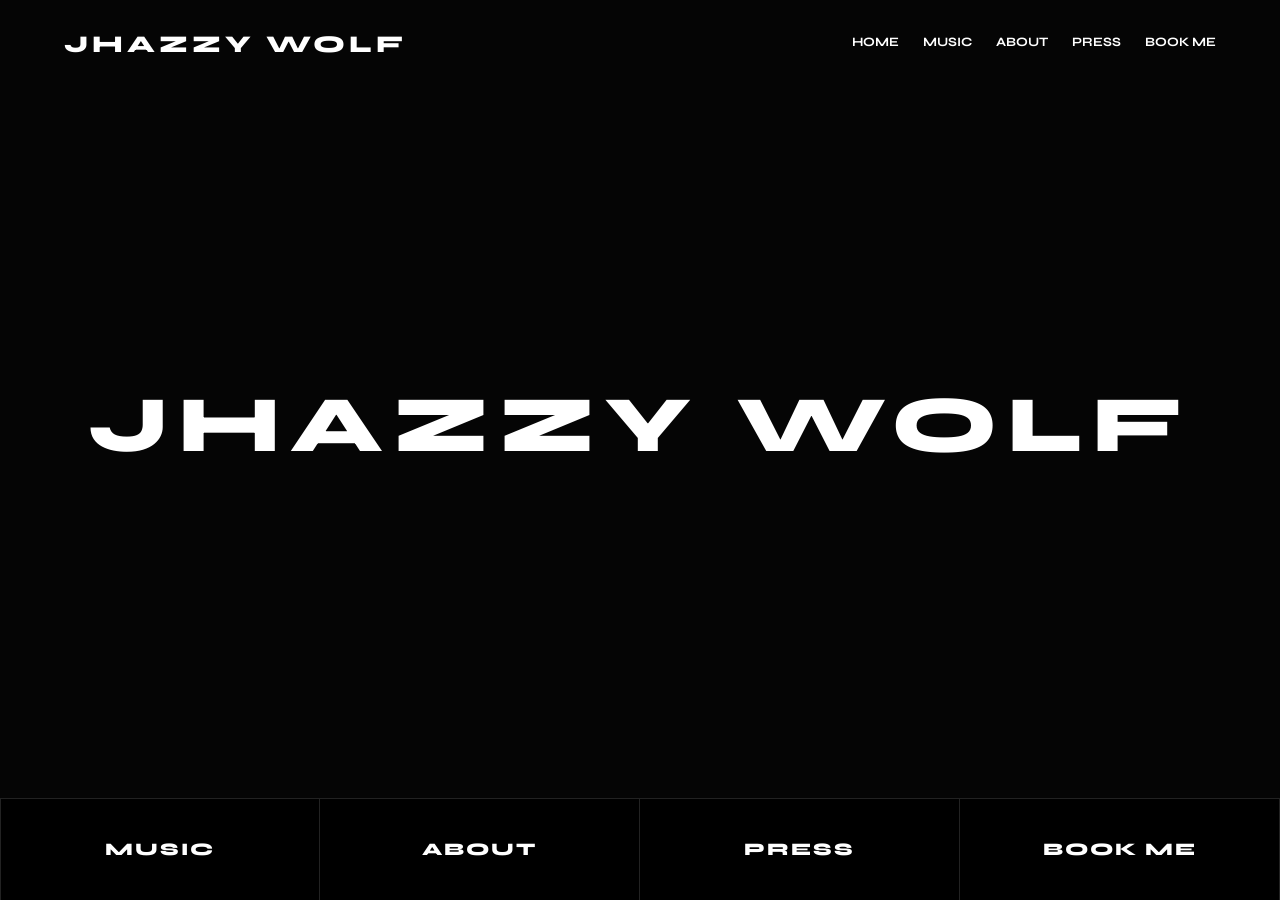
<file: index.html>
<!DOCTYPE html>
<html lang="en">
<head>
    <meta charset="UTF-8">
    <meta name="viewport" content="width=device-width, initial-scale=1.0">
    <title>Jhazzy Wolf</title>
    <link href="https://fonts.googleapis.com/css2?family=Inter:wght@300;400;500&family=Syne:wght@600;700;800&display=swap" rel="stylesheet">
    <link rel="stylesheet" href="style.css">
</head>
<body>

    <header class="site-header">
        <div class="logo"><h2>JHAZZY WOLF</h2></div>
        <nav class="main-nav">
            <a href="index.html">HOME</a>
            <a href="music.html">MUSIC</a>
            <a href="about.html">ABOUT</a>
            <a href="press.html">PRESS</a>
            <a href="book.html">BOOK ME</a>
        </nav>
    </header>

    <main class="hero-section">
        <div class="video-background">
            <iframe src="https://player.vimeo.com/video/1120658702?background=1&autoplay=1&loop=1&muted=1&playsinline=1" frameborder="0" allow="autoplay; fullscreen" allowfullscreen></iframe>
        </div>
        
        <div class="hero-content">
            <h1 class="hero-title">JHAZZY WOLF</h1>
        </div>

        <section class="bottom-nav">
            <a href="music.html" class="nav-btn">MUSIC</a>
            <a href="about.html" class="nav-btn">ABOUT</a>
            <a href="press.html" class="nav-btn">PRESS</a>
            <a href="book.html" class="nav-btn">BOOK ME</a>
        </section>
    </main>

</body>
</html>
</file>
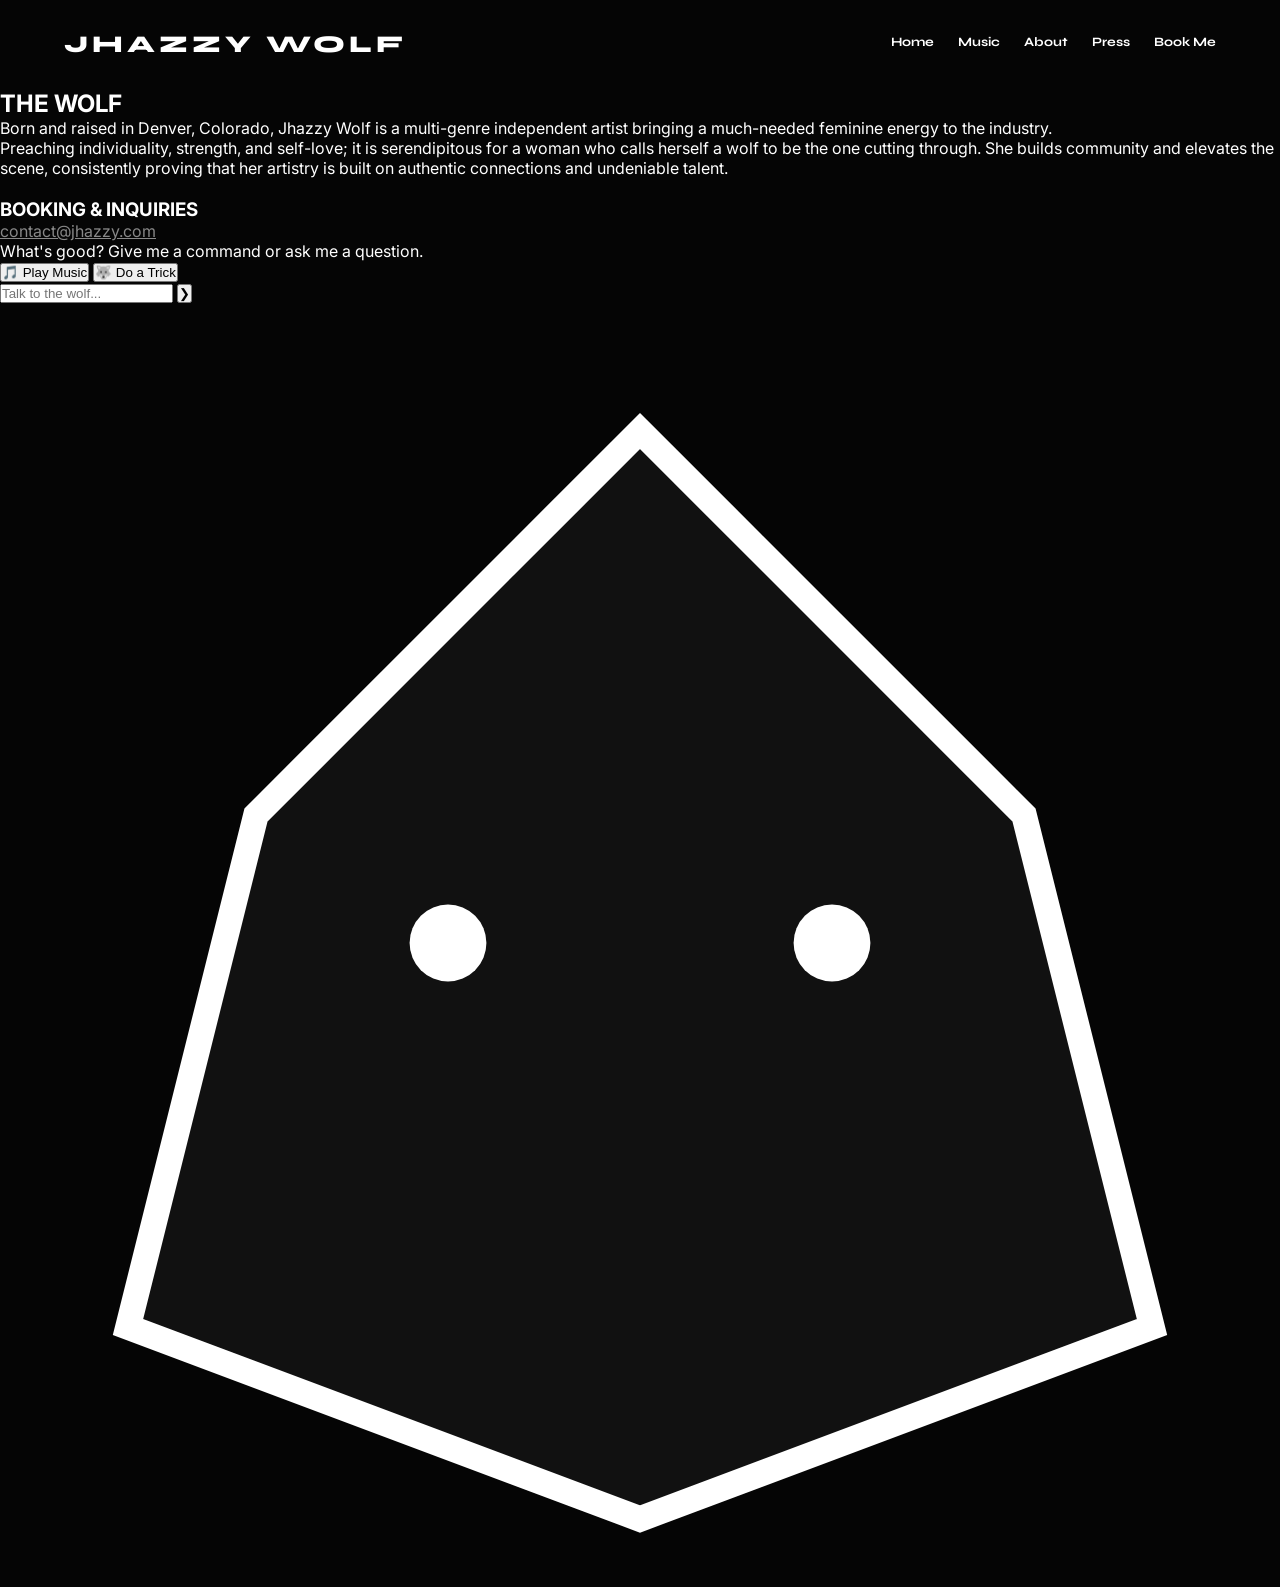
<file: about.html>
<!DOCTYPE html>
<html lang="en">
<head>
    <meta charset="UTF-8">
    <meta name="viewport" content="width=device-width, initial-scale=1.0">
    <title>Jhazzy Wolf | About</title>
    <link href="https://fonts.googleapis.com/css2?family=Inter:wght@300;400;500&family=Syne:wght@600;700;800&display=swap" rel="stylesheet">
    <link rel="stylesheet" href="style.css?v=6">
</head>
<body>

    <header class="site-header" style="position: relative; background: #050505;">
        <div class="logo">
            <h2>JHAZZY WOLF</h2>
        </div>
        <nav class="main-nav">
            <a href="index.html">Home</a>
            <a href="music.html">Music</a>
            <a href="about.html" class="active">About</a>
            <a href="press.html">Press</a>
            <a href="book.html">Book Me</a>
        </nav>
    </header>

    <section class="page-header">
        <h1 class="section-title">THE WOLF</h1>
    </section>

    <main class="text-page-wrapper">
        <div class="text-content-box">
            <p>Born and raised in Denver, Colorado, Jhazzy Wolf is a multi-genre independent artist bringing a much-needed feminine energy to the industry.</p>
            <p>Preaching individuality, strength, and self-love; it is serendipitous for a woman who calls herself a wolf to be the one cutting through. She builds community and elevates the scene, consistently proving that her artistry is built on authentic connections and undeniable talent.</p>
            <br>
            <h3>BOOKING & INQUIRIES</h3>
            <a href="mailto:contact@jhazzy.com" style="color: #888; text-decoration: underline;">contact@jhazzy.com</a>
        </div>
    </main>

    <div id="pet-wolf-container">
        <div id="wolf-speech-bubble">
            <div class="bubble-tail"></div>
            <p id="wolf-dialogue">What's good? Give me a command or ask me a question.</p>
            <div class="wolf-actions">
                <button class="action-chip" data-action="music">🎵 Play Music</button>
                <button class="action-chip" data-action="trick">🐺 Do a Trick</button>
            </div>
            <div class="wolf-input-area">
                <input type="text" id="wolf-talk-input" placeholder="Talk to the wolf...">
                <button id="wolf-talk-send">❯</button>
            </div>
        </div>
        <div id="wolf-companion">
            <svg class="wolf-vector" viewBox="0 0 100 100" xmlns="http://www.w3.org/2000/svg">
                <polygon points="50,10 80,40 90,80 50,95 10,80 20,40" fill="#111" stroke="#fff" stroke-width="2"/>
                <circle cx="35" cy="50" r="3" fill="#fff" />
                <circle cx="65" cy="50" r="3" fill="#fff" />
            </svg>
        </div>
    </div>

    <script src="app.js"></script>
</body>
</html>
</file>
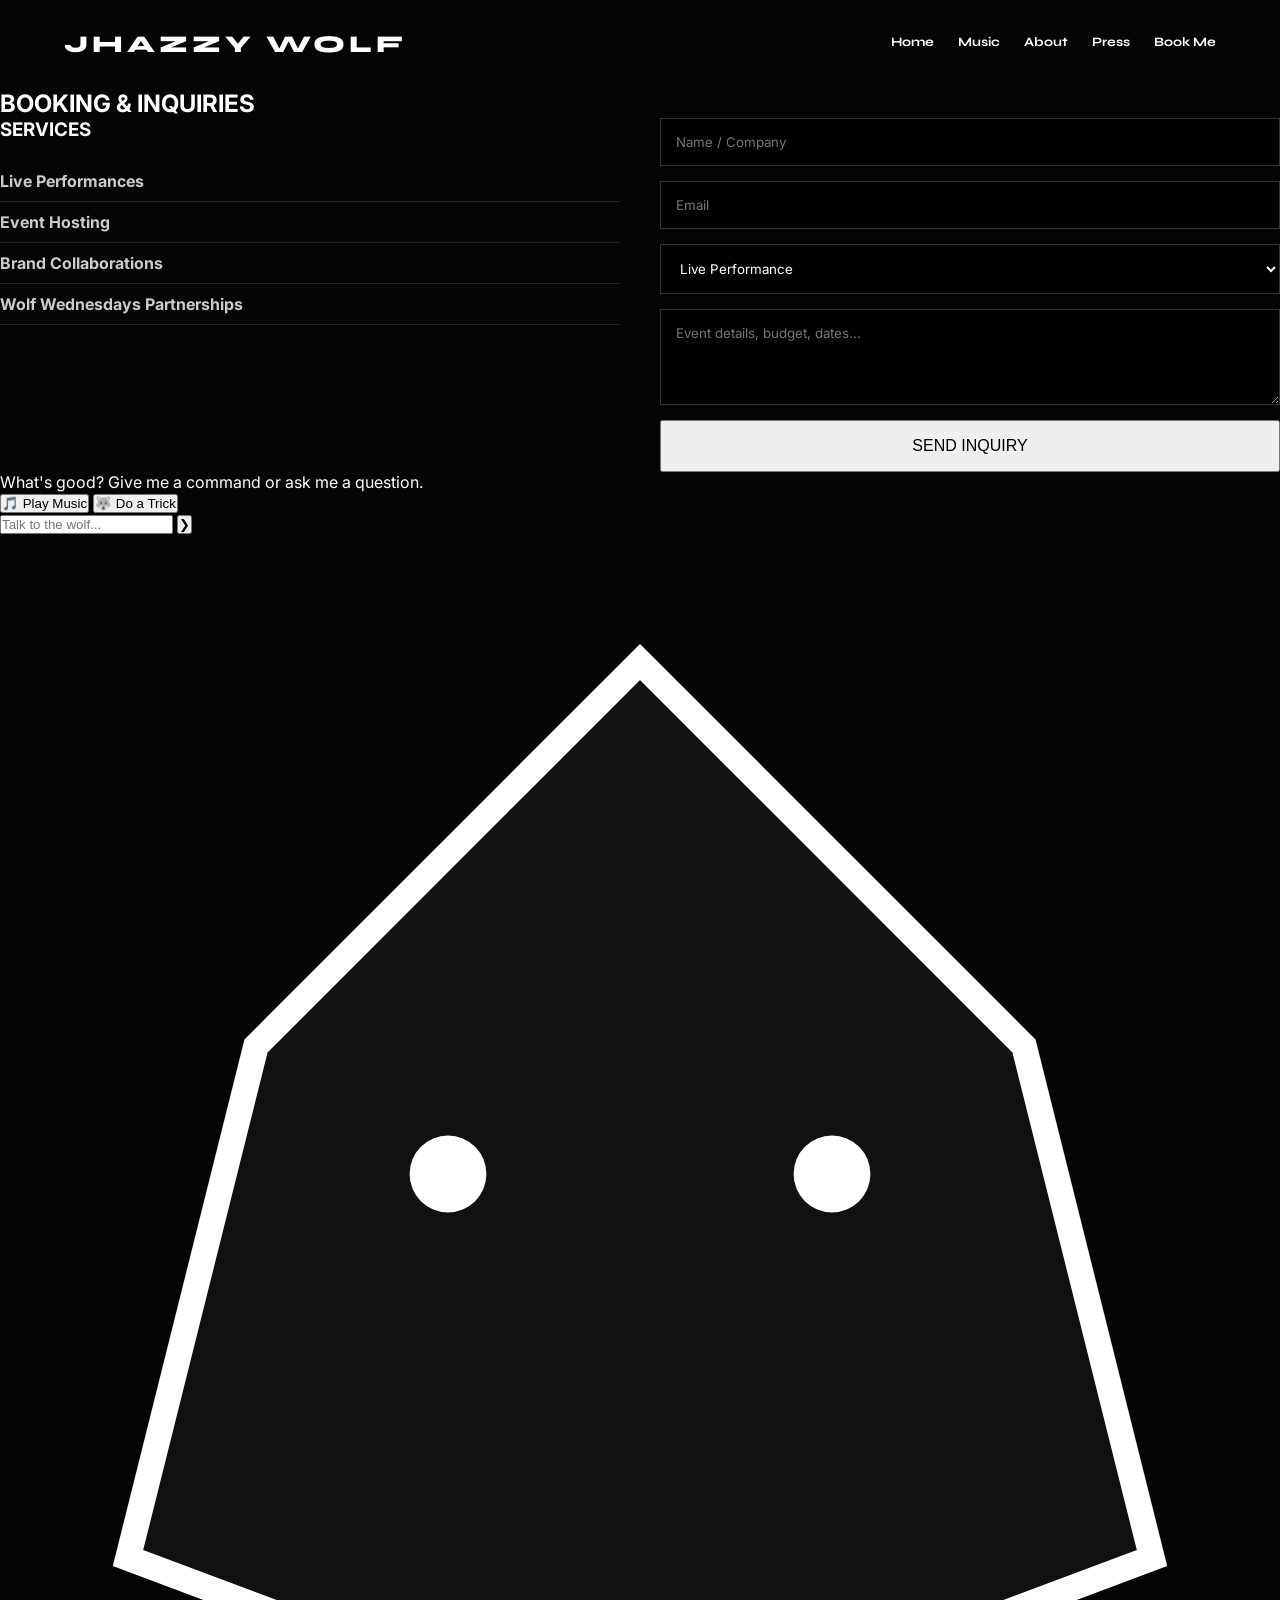
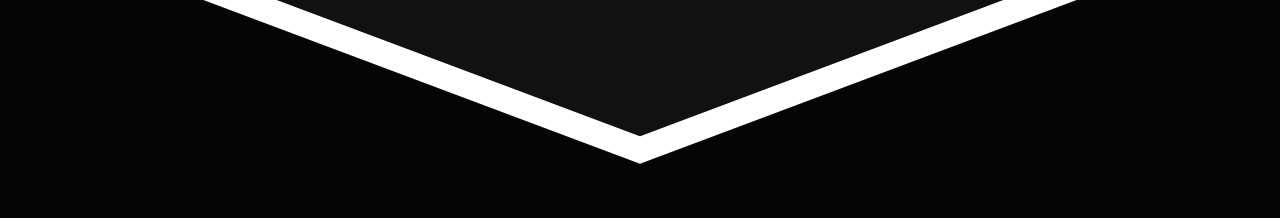
<file: book.html>
<!DOCTYPE html>
<html lang="en">
<head>
    <meta charset="UTF-8">
    <meta name="viewport" content="width=device-width, initial-scale=1.0">
    <title>Jhazzy Wolf | Book Me</title>
    <link href="https://fonts.googleapis.com/css2?family=Inter:wght@300;400;500&family=Syne:wght@600;700;800&display=swap" rel="stylesheet">
    <link rel="stylesheet" href="style.css?v=6">
</head>
<body>

    <header class="site-header" style="position: relative; background: #050505;">
        <div class="logo">
            <h2>JHAZZY WOLF</h2>
        </div>
        <nav class="main-nav">
            <a href="index.html">Home</a>
            <a href="music.html">Music</a>
            <a href="about.html">About</a>
            <a href="press.html">Press</a>
            <a href="book.html" class="active">Book Me</a>
        </nav>
    </header>

    <section class="page-header">
        <h1 class="section-title">BOOKING & INQUIRIES</h1>
    </section>

    <main class="text-page-wrapper" style="display: grid; grid-template-columns: 1fr 1fr; gap: 40px; align-items: start;">
        
        <div class="text-content-box" style="background: transparent; border: none; padding: 0;">
            <h3 style="margin-bottom: 20px;">SERVICES</h3>
            <ul style="list-style: none; line-height: 2.5; color: #ccc;">
                <li style="border-bottom: 1px solid #222;"><strong>Live Performances</strong></li>
                <li style="border-bottom: 1px solid #222;"><strong>Event Hosting</strong></li>
                <li style="border-bottom: 1px solid #222;"><strong>Brand Collaborations</strong></li>
                <li style="border-bottom: 1px solid #222;"><strong>Wolf Wednesdays Partnerships</strong></li>
            </ul>
        </div>

        <div class="text-content-box">
            <form action="mailto:contact@jhazzy.com" method="post" enctype="text/plain" style="display: flex; flex-direction: column; gap: 15px;">
                <input type="text" placeholder="Name / Company" style="padding: 15px; background: #000; border: 1px solid #333; color: #fff; font-family: 'Inter';" required>
                <input type="email" placeholder="Email" style="padding: 15px; background: #000; border: 1px solid #333; color: #fff; font-family: 'Inter';" required>
                <select style="padding: 15px; background: #000; border: 1px solid #333; color: #fff; font-family: 'Inter';">
                    <option>Live Performance</option>
                    <option>Event Hosting</option>
                    <option>General Inquiry</option>
                </select>
                <textarea placeholder="Event details, budget, dates..." rows="4" style="padding: 15px; background: #000; border: 1px solid #333; color: #fff; font-family: 'Inter';" required></textarea>
                <button type="submit" class="action-chip" style="width: 100%; padding: 15px; font-size: 1rem;">SEND INQUIRY</button>
            </form>
        </div>

    </main>

    <div id="pet-wolf-container">
        <div id="wolf-speech-bubble">
            <div class="bubble-tail"></div>
            <p id="wolf-dialogue">What's good? Give me a command or ask me a question.</p>
            <div class="wolf-actions">
                <button class="action-chip" data-action="music">🎵 Play Music</button>
                <button class="action-chip" data-action="trick">🐺 Do a Trick</button>
            </div>
            <div class="wolf-input-area">
                <input type="text" id="wolf-talk-input" placeholder="Talk to the wolf...">
                <button id="wolf-talk-send">❯</button>
            </div>
        </div>
        <div id="wolf-companion">
            <svg class="wolf-vector" viewBox="0 0 100 100" xmlns="http://www.w3.org/2000/svg">
                <polygon points="50,10 80,40 90,80 50,95 10,80 20,40" fill="#111" stroke="#fff" stroke-width="2"/>
                <circle cx="35" cy="50" r="3" fill="#fff" />
                <circle cx="65" cy="50" r="3" fill="#fff" />
            </svg>
        </div>
    </div>

    <script src="app.js"></script>
</body>
</html>
</file>
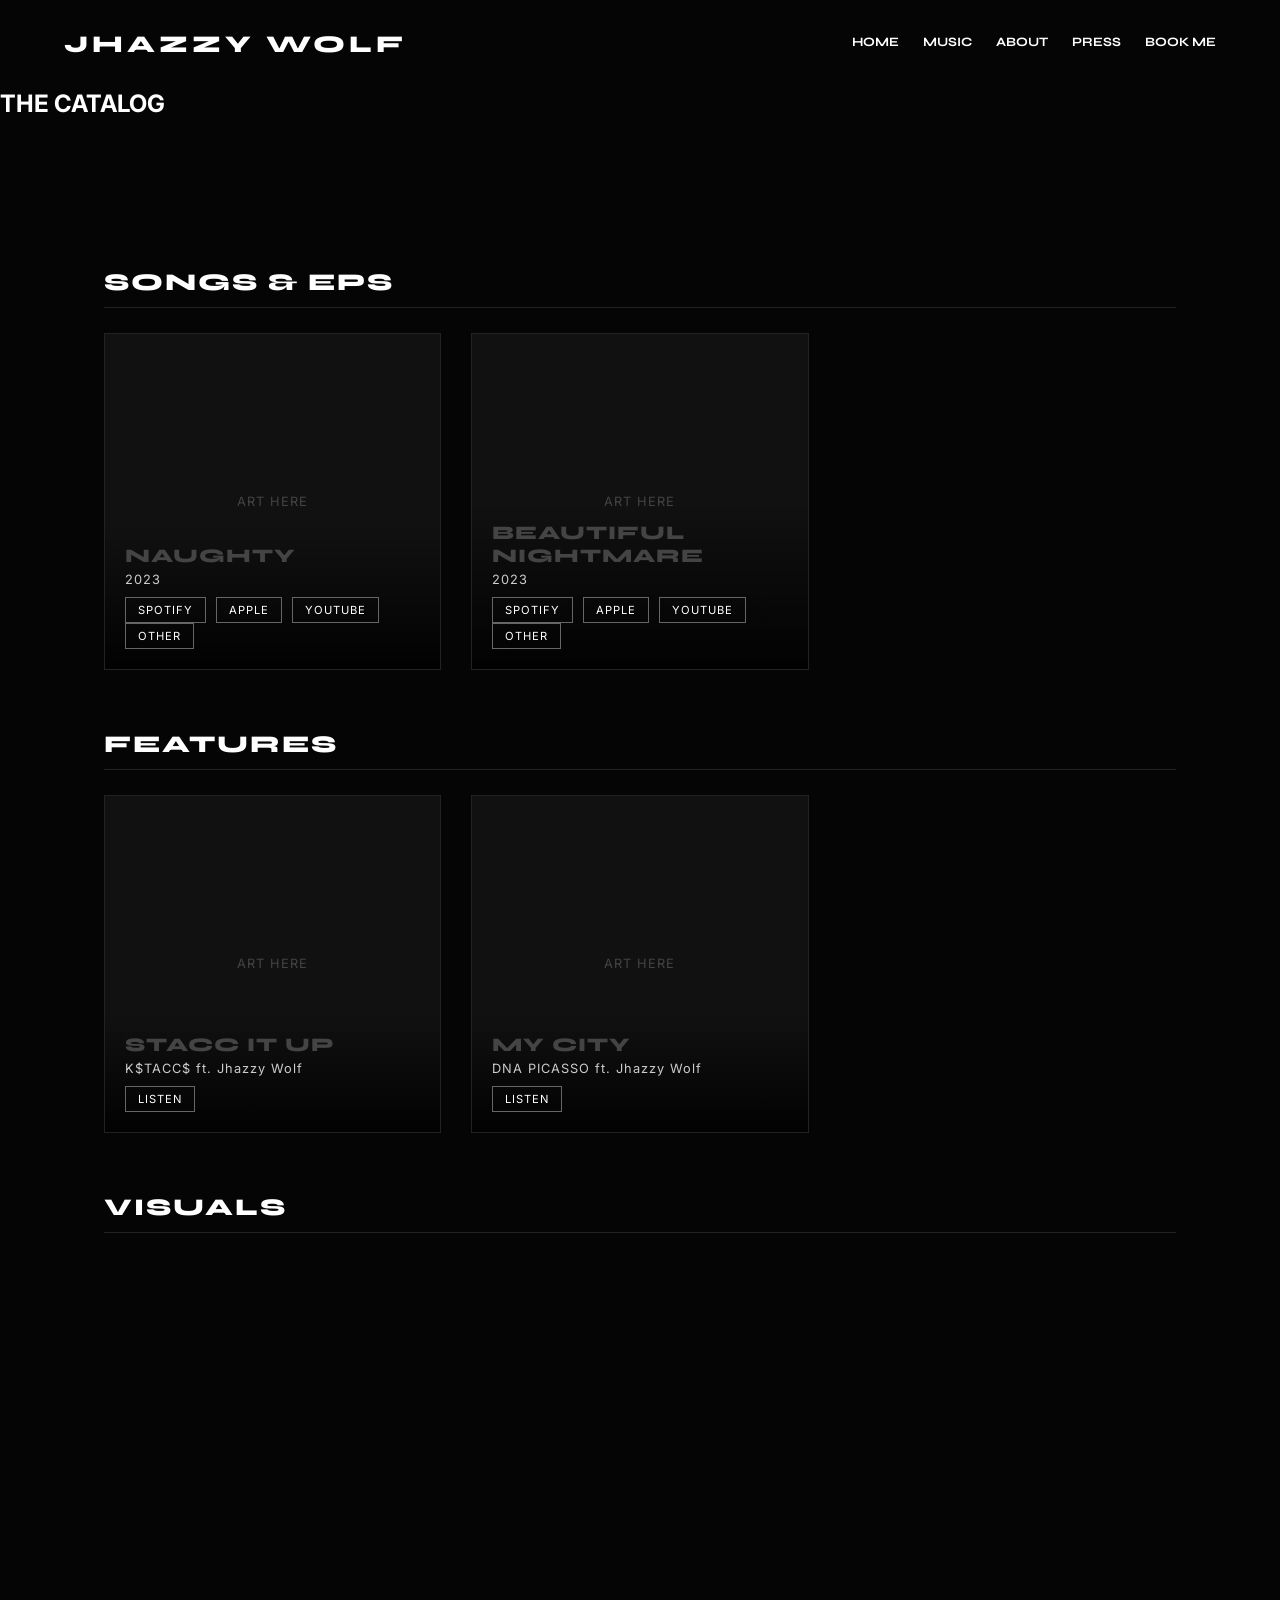
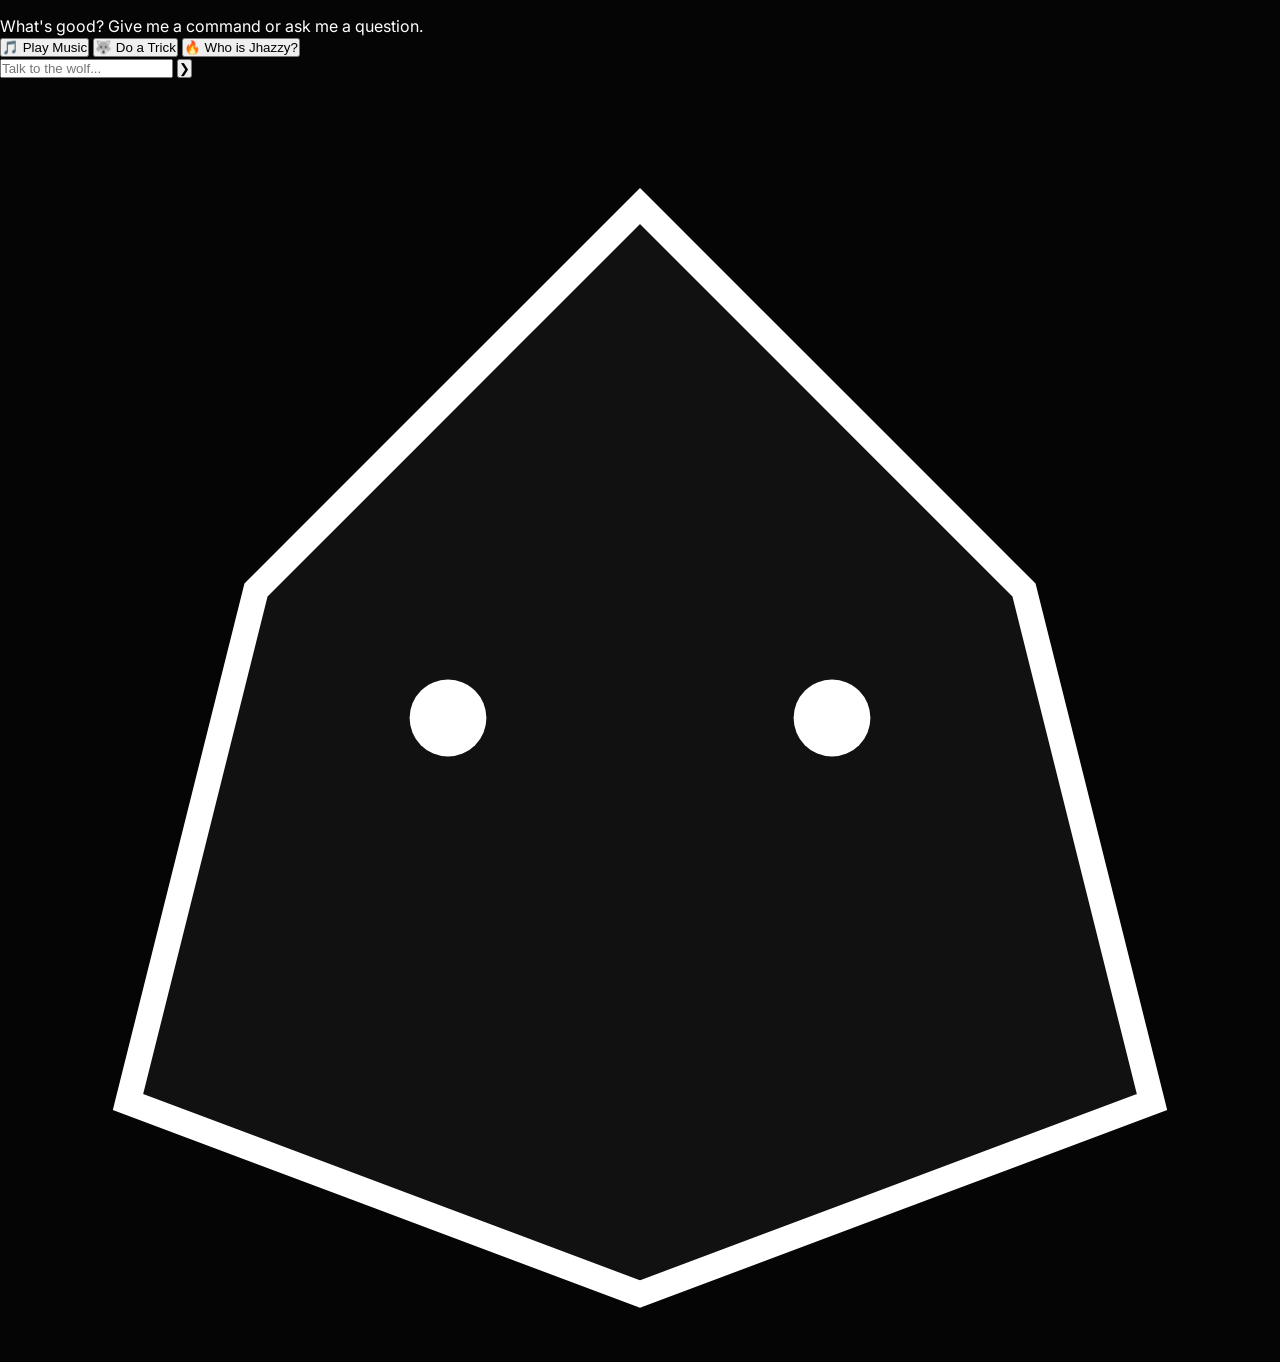
<file: music.html>
<!DOCTYPE html>
<html lang="en">
<head>
    <meta charset="UTF-8">
    <meta name="viewport" content="width=device-width, initial-scale=1.0">
    <title>Jhazzy Wolf | Music Catalog</title>
    <link href="https://fonts.googleapis.com/css2?family=Inter:wght@300;400;500&family=Syne:wght@600;700;800&display=swap" rel="stylesheet">
    <link rel="stylesheet" href="/style.css">
</head>
<body>

    <header class="site-header" style="position: relative; background: #050505;">
        <div class="logo">
            <h2>JHAZZY WOLF</h2>
        </div>
        <nav class="main-nav">
            <a href="index.html">HOME</a>
            <a href="music.html" class="active">MUSIC</a>
            <a href="about.html">ABOUT</a>
            <a href="press.html">PRESS</a>
            <a href="book.html">BOOK ME</a>
        </nav>
    </header>

    <section class="page-header">
        <h1 class="section-title">THE CATALOG</h1>
    </section>

    <div class="catalog-wrapper">

        <h2 class="category-title">SONGS & EPS</h2>
        <section class="square-grid">
            
            <div class="square-card">
                <div class="square-art-placeholder">ART HERE</div>
                <div class="square-overlay">
                    <div class="track-meta">
                        <h3>NAUGHTY</h3>
                        <p>2023</p>
                    </div>
                    <div class="platform-links">
                        <a href="#" class="platform-btn">Spotify</a>
                        <a href="#" class="platform-btn">Apple</a>
                        <a href="#" class="platform-btn">YouTube</a>
                        <a href="#" class="platform-btn" onclick="alert('Search \'Jhazzy Wolf - Naughty\' on your desired platform.'); return false;">Other</a>
                    </div>
                </div>
            </div>

            <div class="square-card">
                <div class="square-art-placeholder">ART HERE</div>
                <div class="square-overlay">
                    <div class="track-meta">
                        <h3>BEAUTIFUL NIGHTMARE</h3>
                        <p>2023</p>
                    </div>
                    <div class="platform-links">
                        <a href="#" class="platform-btn">Spotify</a>
                        <a href="#" class="platform-btn">Apple</a>
                        <a href="#" class="platform-btn">YouTube</a>
                        <a href="#" class="platform-btn" onclick="alert('Search \'Jhazzy Wolf - Beautiful Nightmare\' on your desired platform.'); return false;">Other</a>
                    </div>
                </div>
            </div>

        </section>

        <h2 class="category-title" style="margin-top: 60px;">FEATURES</h2>
        <section class="square-grid">
            
            <div class="square-card">
                <div class="square-art-placeholder">ART HERE</div>
                <div class="square-overlay">
                    <div class="track-meta">
                        <h3>STACC IT UP</h3>
                        <p>K$TACC$ ft. Jhazzy Wolf</p>
                    </div>
                    <div class="platform-links">
                        <a href="#" class="platform-btn">Listen</a>
                    </div>
                </div>
            </div>

            <div class="square-card">
                <div class="square-art-placeholder">ART HERE</div>
                <div class="square-overlay">
                    <div class="track-meta">
                        <h3>MY CITY</h3>
                        <p>DNA PICASSO ft. Jhazzy Wolf</p>
                    </div>
                    <div class="platform-links">
                        <a href="#" class="platform-btn">Listen</a>
                    </div>
                </div>
            </div>

        </section>

        <h2 class="category-title" style="margin-top: 60px;">VISUALS</h2>
        <section class="video-grid">
            <div class="video-wrapper">
                <iframe width="100%" height="100%" src="https://www.youtube.com/embed/mKqpqi1QaNw?rel=0&modestbranding=1" title="Beautiful Nightmare" frameborder="0" allowfullscreen></iframe>
            </div>
            <div class="video-wrapper">
                <iframe width="100%" height="100%" src="https://www.youtube.com/embed/ot4hyOswdqA?rel=0&modestbranding=1" title="Doubt It" frameborder="0" allowfullscreen></iframe>
            </div>
        </section>

    </div>

    <div id="pet-wolf-container">
        
        <div id="wolf-speech-bubble">
            <div class="bubble-tail"></div>
            <p id="wolf-dialogue">What's good? Give me a command or ask me a question.</p>
            
            <div class="wolf-actions">
                <button class="action-chip" data-action="music">🎵 Play Music</button>
                <button class="action-chip" data-action="trick">🐺 Do a Trick</button>
                <button class="action-chip" data-action="about">🔥 Who is Jhazzy?</button>
            </div>
            
            <div class="wolf-input-area">
                <input type="text" id="wolf-talk-input" placeholder="Talk to the wolf...">
                <button id="wolf-talk-send">❯</button>
            </div>
        </div>

        <div id="wolf-companion">
            <svg class="wolf-vector" viewBox="0 0 100 100" xmlns="http://www.w3.org/2000/svg">
                <polygon points="50,10 80,40 90,80 50,95 10,80 20,40" fill="#111" stroke="#fff" stroke-width="2"/>
                <circle cx="35" cy="50" r="3" fill="#fff" />
                <circle cx="65" cy="50" r="3" fill="#fff" />
            </svg>
        </div>
    </div>

    <script src="app.js"></script>
</body>
</html>
</file>
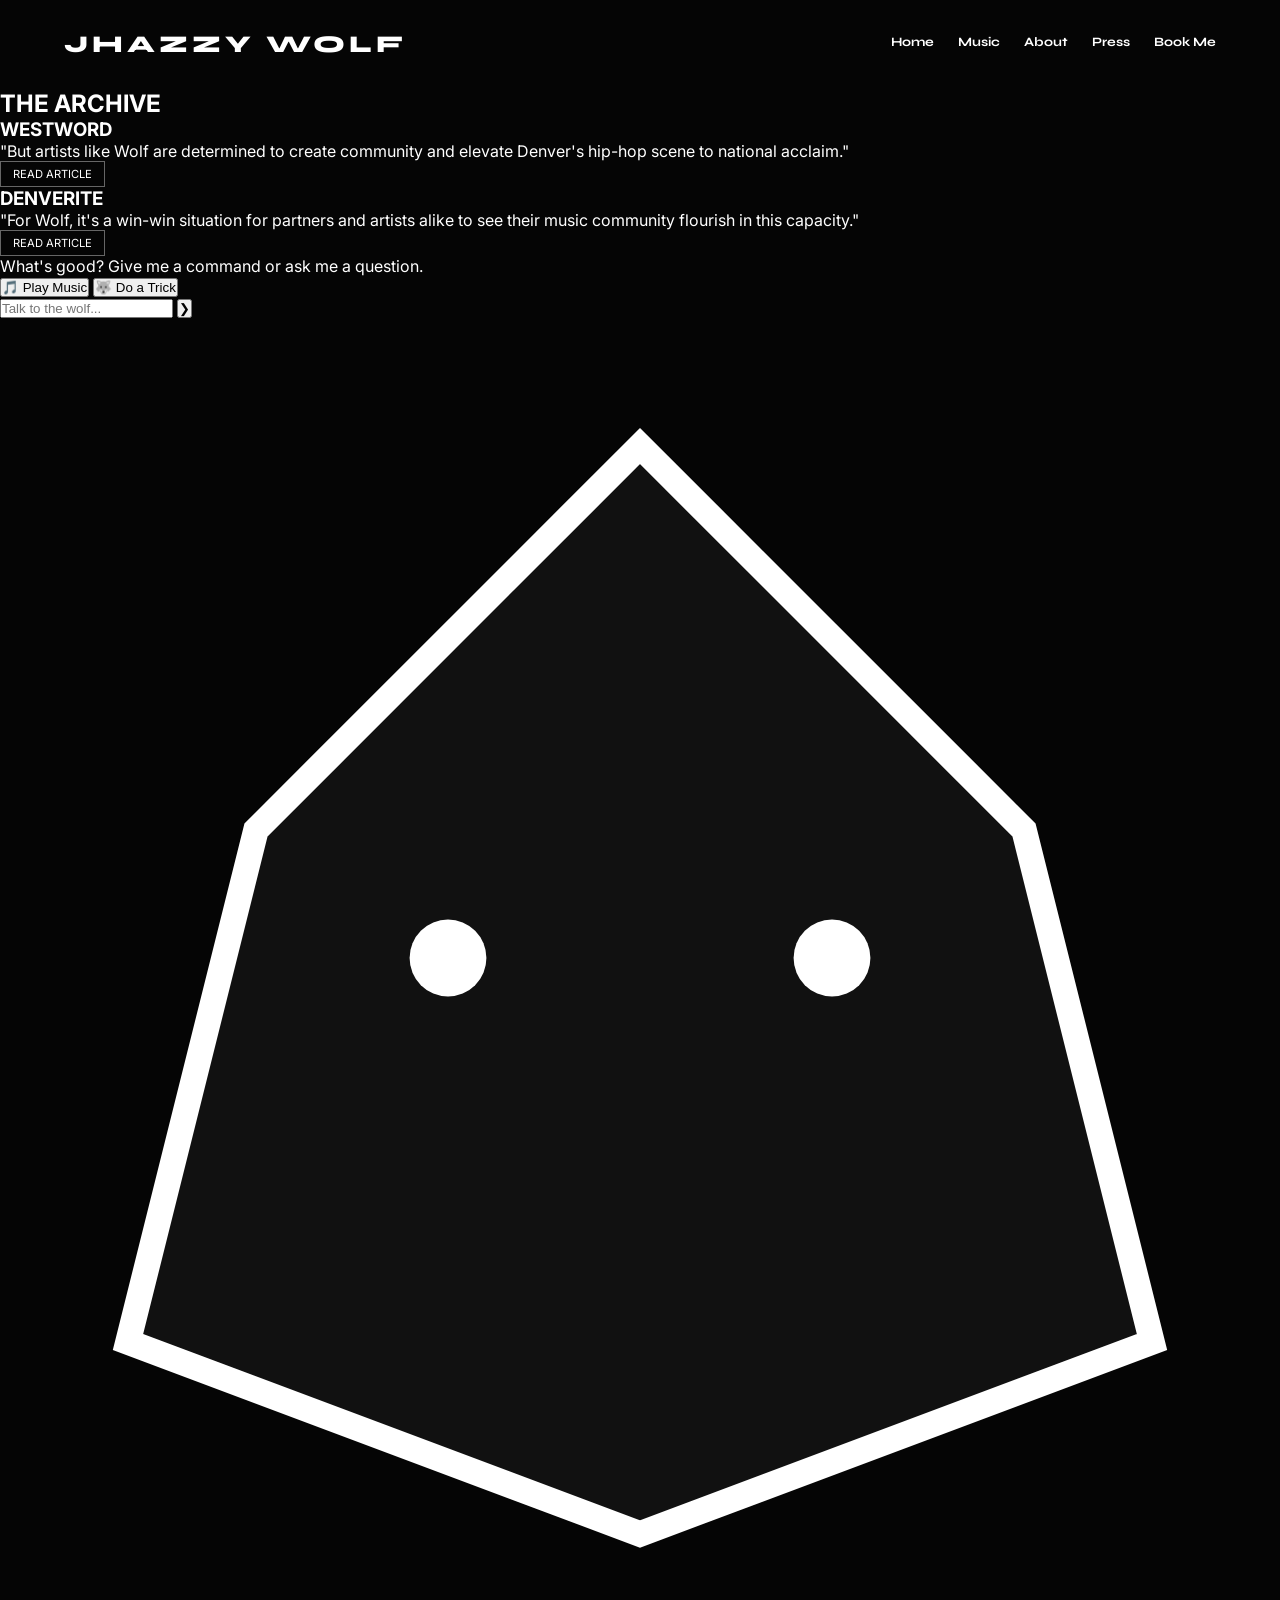
<file: press.html>
<!DOCTYPE html>
<html lang="en">
<head>
    <meta charset="UTF-8">
    <meta name="viewport" content="width=device-width, initial-scale=1.0">
    <title>Jhazzy Wolf | Press</title>
    <link href="https://fonts.googleapis.com/css2?family=Inter:wght@300;400;500&family=Syne:wght@600;700;800&display=swap" rel="stylesheet">
    <link rel="stylesheet" href="style.css?v=6">
</head>
<body>

    <header class="site-header" style="position: relative; background: #050505;">
        <div class="logo">
            <h2>JHAZZY WOLF</h2>
        </div>
        <nav class="main-nav">
            <a href="index.html">Home</a>
            <a href="music.html">Music</a>
            <a href="about.html">About</a>
            <a href="press.html" class="active">Press</a>
            <a href="book.html">Book Me</a>
        </nav>
    </header>

    <section class="page-header">
        <h1 class="section-title">THE ARCHIVE</h1>
    </section>

    <main class="text-page-wrapper">
        <div class="press-card">
            <h3>WESTWORD</h3>
            <p>"But artists like Wolf are determined to create community and elevate Denver's hip-hop scene to national acclaim."</p>
            <a href="#" class="platform-btn">READ ARTICLE</a>
        </div>

        <div class="press-card">
            <h3>DENVERITE</h3>
            <p>"For Wolf, it's a win-win situation for partners and artists alike to see their music community flourish in this capacity."</p>
            <a href="#" class="platform-btn">READ ARTICLE</a>
        </div>
    </main>

    <div id="pet-wolf-container">
        <div id="wolf-speech-bubble">
            <div class="bubble-tail"></div>
            <p id="wolf-dialogue">What's good? Give me a command or ask me a question.</p>
            <div class="wolf-actions">
                <button class="action-chip" data-action="music">🎵 Play Music</button>
                <button class="action-chip" data-action="trick">🐺 Do a Trick</button>
            </div>
            <div class="wolf-input-area">
                <input type="text" id="wolf-talk-input" placeholder="Talk to the wolf...">
                <button id="wolf-talk-send">❯</button>
            </div>
        </div>
        <div id="wolf-companion">
            <svg class="wolf-vector" viewBox="0 0 100 100" xmlns="http://www.w3.org/2000/svg">
                <polygon points="50,10 80,40 90,80 50,95 10,80 20,40" fill="#111" stroke="#fff" stroke-width="2"/>
                <circle cx="35" cy="50" r="3" fill="#fff" />
                <circle cx="65" cy="50" r="3" fill="#fff" />
            </svg>
        </div>
    </div>

    <script src="app.js"></script>
</body>
</html>
</file>
<file: style.css>
/* --- GLOBAL RESET & PREMIUM TYPOGRAPHY --- */
@import url('https://fonts.googleapis.com/css2?family=Inter:wght@300;400;500&family=Syne:wght@600;700;800&display=swap');

* { margin: 0; padding: 0; box-sizing: border-box; }

body { background: #050505; color: #fff; font-family: 'Inter', sans-serif; overflow-x: hidden; }

/* --- HEADER (LOCKED TOP) --- */
.site-header { position: absolute; top: 0; left: 0; width: 100%; display: flex; justify-content: space-between; padding: 30px 5%; z-index: 100; }
.logo h2 { font-family: 'Syne', sans-serif; font-weight: 800; letter-spacing: 4px; font-size: 1.5rem; }
.main-nav a { font-family: 'Syne', sans-serif; font-weight: 700; font-size: 0.8rem; margin-left: 20px; color: #fff; text-decoration: none; transition: 0.3s; }
.main-nav a:hover { color: #888; }

/* --- HOME LAYOUT (LOCKED SCREEN) --- */
.hero-section { height: 100vh; width: 100vw; position: relative; display: flex; align-items: center; justify-content: center; overflow: hidden; }
.video-background { position: absolute; top: 0; left: 0; width: 100%; height: 100%; z-index: 0; }
.video-background iframe { width: 100vw; height: 56.25vw; min-height: 100%; min-width: 100%; position: absolute; top: 50%; left: 50%; transform: translate(-50%, -50%); pointer-events: none; }

/* --- HERO CONTENT --- */
.hero-content { position: relative; z-index: 2; text-align: center; margin-top: -50px; }
.hero-title { font-family: 'Syne', sans-serif; font-weight: 800; font-size: 5rem; letter-spacing: 10px; text-transform: uppercase; }

/* --- BOTTOM NAV (RESTORED SOLID BAR) --- */
.bottom-nav { position: absolute; bottom: 0; left: 0; width: 100%; display: grid; grid-template-columns: repeat(4, 1fr); z-index: 10; }
.nav-btn { background: rgba(0, 0, 0, 0.9); border: 1px solid #222; border-bottom: none; border-left: none; padding: 40px; text-align: center; color: #fff; text-decoration: none; font-family: 'Syne', sans-serif; font-weight: 800; font-size: 1.1rem; letter-spacing: 2px; transition: 0.3s; }
.nav-btn:first-child { border-left: 1px solid #222; }
.nav-btn:hover { background: #fff; color: #000; }

/* --- MUSIC PAGE GRID --- */
.catalog-wrapper { max-width: 1200px; margin: 0 auto; padding: 150px 5% 50px; }
.category-title { font-size: 1.5rem; margin-bottom: 25px; border-bottom: 1px solid #222; padding-bottom: 10px; font-family: 'Syne', sans-serif; font-weight: 800; letter-spacing: 2px; }

.square-grid { display: grid; grid-template-columns: repeat(auto-fill, minmax(320px, 1fr)); gap: 30px; margin-bottom: 60px; }
.square-card { aspect-ratio: 1 / 1; position: relative; border: 1px solid #222; background: #111; display: flex; align-items: center; justify-content: center; color: #444; font-size: 0.8rem; letter-spacing: 1px; }

.square-overlay { position: absolute; bottom: 0; left: 0; width: 100%; padding: 20px; background: linear-gradient(to top, rgba(0,0,0,0.9), transparent); }
.square-overlay h3 { font-family: 'Syne', sans-serif; font-weight: 800; font-size: 1.2rem; margin-bottom: 5px; text-transform: uppercase; }
.square-overlay p { font-size: 0.8rem; color: #ccc; margin-bottom: 10px; }

.platform-btn { display: inline-block; padding: 5px 12px; border: 1px solid #666; font-size: 0.7rem; text-transform: uppercase; margin-right: 5px; color: #fff; text-decoration: none; transition: 0.3s; }
.platform-btn:hover { background: #fff; color: #000; }

/* --- TEXT & INFO PAGES (ABOUT, PRESS, BOOK ME) --- */
.page-wrapper { max-width: 1100px; margin: 0 auto; padding: 180px 5% 100px; }
.page-title { text-align: center; margin-bottom: 50px; }
.page-title h1 { font-family: 'Syne', sans-serif; font-size: 3rem; font-weight: 800; letter-spacing: 5px; text-transform: uppercase; border-bottom: 1px solid #222; padding-bottom: 20px; display: inline-block; }

.content-grid { display: grid; grid-template-columns: repeat(auto-fit, minmax(350px, 1fr)); gap: 40px; }

.content-box { background: #0a0a0a; border: 1px solid #1a1a1a; padding: 50px; transition: 0.3s ease; }
.content-box:hover { border-color: #444; }
.content-box h3 { font-family: 'Syne', sans-serif; font-size: 1.5rem; margin-bottom: 15px; color: #fff; font-weight: 800; letter-spacing: 2px; }
.content-box p { color: #888; line-height: 1.8; font-size: 0.95rem; margin-bottom: 25px; font-weight: 300; }

.content-box .platform-btn { border-color: #444; color: #aaa; padding: 8px 16px; letter-spacing: 1px; }
.content-box .platform-btn:hover { background: #fff; color: #000; border-color: #fff; }
</file>
